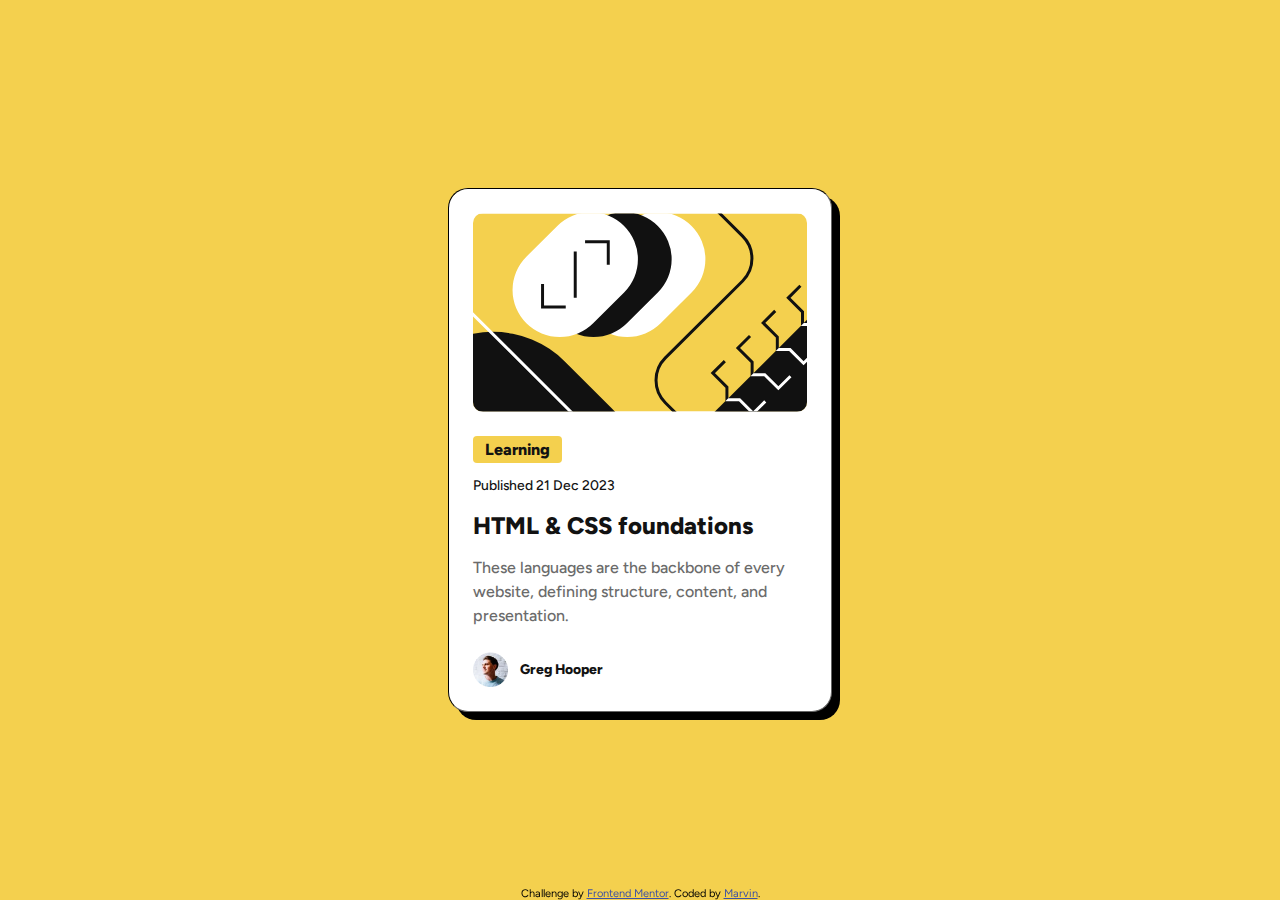
<file: frontendmentor/blog-preview-card-main/index.html>
<!DOCTYPE html>
<html lang="en">
<head>
  <meta charset="UTF-8">
  <meta name="viewport" content="width=device-width, initial-scale=1.0"> 
  <link rel="icon" type="image/png" sizes="32x32" href="./assets/images/favicon-32x32.png">
  <title>Frontend Mentor | Blog preview card</title>
  <link rel="preconnect" href="https://fonts.googleapis.com">
  <link rel="preconnect" href="https://fonts.gstatic.com" crossorigin>
  <link href="https://fonts.googleapis.com/css2?family=Figtree:ital,wght@0,500;1,500&display=swap" rel="stylesheet">
  <link rel="preconnect" href="https://fonts.googleapis.com">
  <link rel="preconnect" href="https://fonts.gstatic.com" crossorigin>
  <link href="https://fonts.googleapis.com/css2?family=Figtree:ital,wght@0,800;1,800&display=swap" rel="stylesheet">
  <link rel="stylesheet" href="./styel.css">
</head>
<body>
  <main>
    <div class="container">
      <picture class="card-thumbnail">
        <img class="card-icon" src="./assets/images/illustration-article.svg" alt="">
      </picture>
      <div class="card-action">
        <button class="card-btn">
          Learning
        </button>
        <p class="card-date">
          <time datetime="">
            Published 21 Dec 2023
          </time>
        </p>
      </div>
      <div class="card-details">
        <h1 class="card-header">
          HTML & CSS foundations
        </h1>
        <p class="card-text">
          These languages are the backbone of every website, defining structure, content, and presentation.
        </p>
      </div>
      <div class="card-avatar">
        <img src="./assets/images/image-avatar.webp" alt="avatar" width="35" height="35">
        <p class="card-avatar-name">
          Greg Hooper
        </p>
      </div>
    </div>
  </main>

  <footer class="footer">
    <div class="attribution">
      Challenge by <a href="https://www.frontendmentor.io?ref=challenge" target="_blank">Frontend Mentor</a>. 
      Coded by <a href="#">Marvin</a>.
    </div>
  </footer>

</body>
</html>
</file>
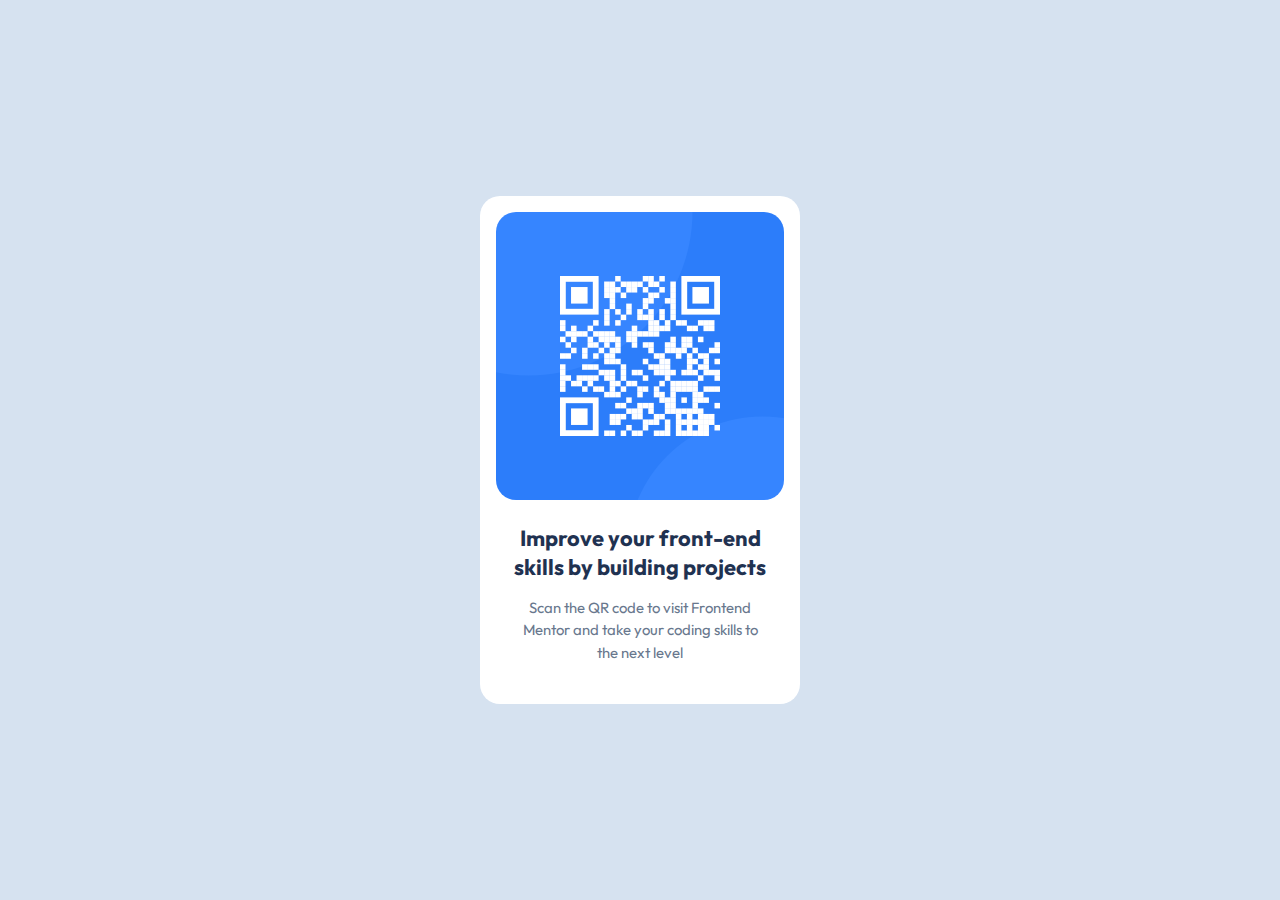
<file: frontendmentor/qr-code-component-main/index.html>
<!DOCTYPE html>
<html lang="en">
<head>
  <meta charset="UTF-8">
  <meta name="viewport" content="width=device-width, initial-scale=1.0"> <!-- displays site properly based on user's device -->

  <link rel="icon" type="image/png" sizes="32x32" href="./images/favicon-32x32.png">
  <link rel="preconnect" href="https://fonts.googleapis.com">
<link rel="preconnect" href="https://fonts.gstatic.com" crossorigin>
<link href="https://fonts.googleapis.com/css2?family=Outfit&display=swap" rel="stylesheet">
<link rel="preconnect" href="https://fonts.googleapis.com">
<link rel="preconnect" href="https://fonts.gstatic.com" crossorigin>
<link href="https://fonts.googleapis.com/css2?family=Outfit:wght@700&display=swap" rel="stylesheet">
  <link rel="stylesheet" href="style.css">
  
  <title>Frontend Mentor | QR code component</title>

</head>
<body>
  <main>
    <article class="container">
        <picture class="qr-icon">
          <img class="card-img" src="images/image-qr-code.png" alt="image-qr-code">
        </picture>
        <div class="qr-details">
          <h1 class="qr-heading">
            Improve your front-end skills by building projects
          </h1>
          <p class="qr-text">
            Scan the QR code to visit Frontend Mentor and take your coding skills to the next level
          </p>
        </div>
    </article>
  </main>
  <!-- <div class="attribution">
    Challenge by <a href="https://www.frontendmentor.io?ref=challenge" target="_blank">Frontend Mentor</a>. 
    Coded by <a href="#">marvin</a>. -->
  
  
</body>
</html>
</file>
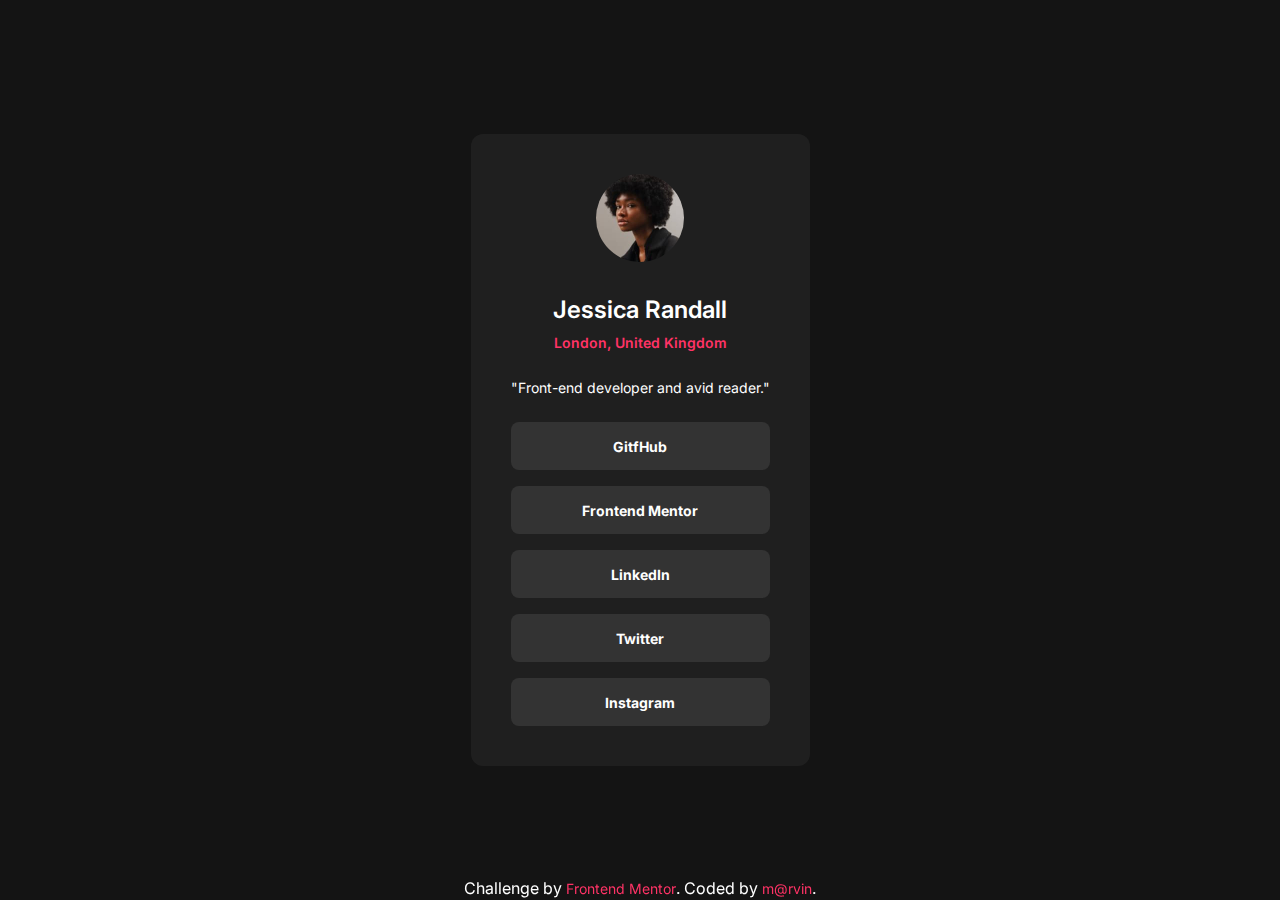
<file: frontendmentor/social-links-profile-main/index.html>
<!DOCTYPE html>
<html lang="en">
<head>
  <meta charset="UTF-8">
  <meta name="viewport" content="width=device-width, initial-scale=1.0"> <!-- displays site properly based on user's device -->

  <link rel="icon" type="image/png" sizes="32x32" href="./assets/images/favicon-32x32.png">
  <link rel="preconnect" href="https://fonts.googleapis.com">
<link rel="preconnect" href="https://fonts.gstatic.com" crossorigin>
<link href="https://fonts.googleapis.com/css2?family=Inter:ital,opsz@0,14..32;1,14..32&display=swap" rel="stylesheet">
<link rel="preconnect" href="https://fonts.googleapis.com">
<link rel="preconnect" href="https://fonts.gstatic.com" crossorigin>
<link href="https://fonts.googleapis.com/css2?family=Inter:ital,opsz,wght@0,14..32,600;1,14..32,600&display=swap" rel="stylesheet">
<link rel="preconnect" href="https://fonts.googleapis.com">
<link rel="preconnect" href="https://fonts.gstatic.com" crossorigin>
<link href="https://fonts.googleapis.com/css2?family=Inter:ital,opsz,wght@0,14..32,700;1,14..32,700&display=swap" rel="stylesheet">
  <link rel="stylesheet" href="./style.css">
  <title>Frontend Mentor | Social links profile</title>
</head>
<body>
  <main>
    <section class="container">
      <div class="card-container">
        <picture class="card-avatar">
          <img class="user-avatar" src="./assets/images/avatar-jessica.jpeg" alt="" height="88" width="88">
        </picture>
        <div class="user-details">
          <h1 class="user-name">
            Jessica Randall
          </h1>
          <p class="user-location">
            London, United Kingdom
          </p>
        </div>
        <p class="user-info">
          "Front-end developer and avid reader."
        </p>
        <div class="card-action">
          <ul class="card-links">
            <li class="user-social"><a class="user-links" href="#">GitfHub</a></li>
            <li class="user-social"><a class="user-links" href="#">Frontend Mentor</a></li>
            <li class="user-social"><a class="user-links" href="#">LinkedIn</a></li>
            <li class="user-social"><a class="user-links" href="#">Twitter</a></li>
            <li class="user-social"><a class="user-links" href="#">Instagram</a></li>
          </ul>
        </div>
      </div>
    </section>
  </main>

  <footer class="footer">
    <div class="attribution">
      Challenge by <a href="https://www.frontendmentor.io?ref=challenge" target="_blank">Frontend Mentor</a>. 
      Coded by <a href="#">m@rvin</a>.
    </div>
  </footer>
  
</body>
</html>
</file>
<file: frontendmentor/social-links-profile-main/style.css>
/* style gudie */

:root {

    /* colors */

    --clr-primary-400: #141414;
    --clr-secondary-200: #1F1F1F;

    --clr-neutral-900: #333;
    --clr-neutral-700: #FF3366;
    --clr-neutral-300: #C4F82A;
    --clr-neutral-100: #FFF;

    /* font family */

    --ff-accent: "inter";

    /* font size */

    --fs-24px: 1.5rem;
    --fs-14px: 0.875rem;

    /* font weight */
    --fw-700: 700;
    --fw-600: 600;
    --fw-400: 400;

    /* line-height */
    --lh-large: 1.5;

    /* spacing */

    --sp-40px: 2.5rem;
    --sp-24px: 1.5rem;
    --sp-16px: 1rem;
    --sp-12px: 0.75rem;
    --sp-8px: 0.5rem;
    --sp-4px: 0.25rem;
}

/* reset */

* {
    box-sizing: border-box;
    margin: 0;
}

html, body {
    height: 100%;
}

image, picture, svg {
    display: block;
    max-width: 100%;
}

ul, li, a {
    list-style: none;
    text-decoration: none;
    padding: 0;
}

/* utilities */

body {
    background-color: var(--clr-primary-400);
    font-family: var(--ff-accent);
    line-height: var(--lh-large);
    color: var(--clr-neutral-100);
        max-width: 100%;
        height: 100vh;
        display: flex;
        align-items: center;
        justify-content: center;
}

.container {
    background-color: var(--clr-secondary-200);
    border-radius: 0.75rem;
        display: flex;
        flex-direction: column;
        align-items: center;
        justify-content: center;
        padding: var(--sp-40px); 
}

.user-details {
    display: flex;
    flex-direction: column;
    align-items: center;
    justify-content: center;
    gap: 0.25rem;
    margin-block: var(--sp-24px);
}

.card-links {
    display: flex;
    flex-direction: column;
    gap: var(--sp-16px);
    margin-top: 1.5rem;
}

/* styles */

.card-avatar {
    text-align: center;
}

.user-avatar {
    border-radius: 50%;
}

.user-name {
    font-size: var(--fs-24px);
    font-weight: var(--fw-600);
    line-height: var(--lh-large);
    text-align: center;
}

.user-location {
    font-size: var(--fs-14px);
    font-weight: var(--fw-600);
    line-height: var(--lh-large);
    color: var(--clr-neutral-700);
    text-align: center;
}

.user-info {
    font-size: var(--fs-14px);
    font-weight: var(--fw-400);
    line-height: var(--lh-large);
    text-align: center;
}

.user-social {
    background-color: var(--clr-neutral-900);
    text-align: center;
    border-radius: 0.5rem;
    padding-inline: var(--sp-12px);
    padding-block: var(--sp-12px);

}

.user-links {
    font-size: var(--fs-14px);
    font-weight: var(--fw-700);
    line-height: var(--lh-large);
    color: var(--clr-neutral-100);
}

.footer {
    position: fixed;
    text-align: center;
    bottom: 0;
}

a {
    font-size: var(--fs-14px);
    font-weight: var(--fw-400);
    line-height: var(--lh-large);
    color: var(--clr-neutral-700);
}

/* hover states */
.container:hover {
    box-shadow: 3px 3px 10px -3px var(--clr-neutral-700);
    cursor: pointer;
}

.user-social:hover {
    background-color: var(--clr-neutral-700);
}
</file>
<file: frontendmentor/blog-preview-card-main/styel.css>
/* reset */

* {
    box-sizing: border-box;
    font-family: "figtree", sans-serif;
}

body  {
    background-color: var(--clr-backround);
    max-width: 100%;
    height: 100vh;
    margin: 0;
    display: flex;
    justify-content: center;
    align-items: center;
}

img, picture, svg {
    display: block;
    max-width: 100%;
}

/* style guide */

:root {
    /* colors backround */
    --clr-backround: #f4d04e;
    --clr-card-backround: #fff;

    /* colors text */
    --clr-header-950: #121212;
    --clr-text-500: #6b6b6b;
    --clr-date-950: #121212;
    --clr-avatar-950: #121212;
    --clr-button-950: #121212;

    /* font size */
    --fs-header-24px: 1.5rem;
    --fs-text-16px: 1rem;
    --fs-date-14px: 0.87rem;
    --fs-avatar-14px: 0.87rem;
    --fs-button-14px: 1rem;

    /* font weight */
    --fw-header-xb: 800;
    --fw-text-n: 500;
    --fw-date-n: 500;
    --fw-avatar-xb: 800;
    --fw-button-xb: 800;

    /* spacing */
    --sp-24px: 24px;
    --sp-12px: 12px;
    --sp-8px: 8px;
    --sp-4px: 4px;

    /* line height % */
    --lh-lg: 1.5;

}

/* utilities */

.container {
    background-color: var(--clr-card-backround);
    box-shadow: 8px 8px black;
    border-radius: 20px;
    border: inset 1px #121212;
    max-width: 384px;
    margin-inline: auto;
    padding: var(--sp-24px);
        display: flex;
        flex-direction: column;
}

.card-action {
    display: flex;
    flex-direction: column;
    align-items: start;
    padding-top: var(--sp-24px);
}

.card-details {
    display: flex;
    flex-direction: column;
    align-items: start;
}

.card-avatar {
    display: flex;
    justify-content: start;
    align-items: center;
    gap: var(--sp-12px);
}

/* styles */

.card-icon {
    border-radius: 10px;
}

.card-btn {
    background-color: var(--clr-backround);
    font-size: var(--fs-button-14px);
    font-weight: var(--fw-button-xb);
    color: var(--clr-button-950);
    border: none;
    border-radius: 4px;
    padding: 4px 12px;
}

.card-date {
    font-size: var(--fs-date-14px);
    font-weight: var(--fw-date-n);
    line-height: var(--lh-lg);
    color: var(--clr-date-950);
    padding-top:var(--sp-12px);
    margin: 0;
}

.card-header {
    font-size: var(--fs-header-24px);
    font-weight: var(--fw-header-xb);
    line-height: var(--lh-lg);
    color: var(--clr-header-950);
    padding-top: var(--sp-12px);
    margin: 0;
}

.card-text {
    font-size: var(--fs-text-16px);
    font-weight: var(--fw-text-n);
    line-height: var(--lh-lg);
    color: var(--clr-text-500);
    padding-top: var(--sp-12px);
    margin: 0;
}

.card-avatar {
    padding-top: var(--sp-24px);
}

.card-avatar-name {
    font-size: var(--fs-avatar-14px);
    font-weight: var(--fw-avatar-xb);
    line-height: var(--lh-lg);
    color: var(--clr-avatar-950);
    margin: 0;
}

.footer {
    position: fixed;
    bottom: 0px;

} 

.attribution { 
    font-size: 11px; text-align: center;
}

.attribution a { 
    color: hsl(228, 45%, 44%); 
}

/* actions */

.container .card-details .card-header:hover {
        color: var(--clr-backround);
}

.card-btn:hover{
    background-color: var(--clr-avatar-950);
    color: var(--clr-backround);
}

.container:hover {
    cursor: pointer;
}

@media (width <= 357) {
    .container {
        max-width: 327px;
    }
}
</file>
<file: frontendmentor/qr-code-component-main/style.css>
/* reset */

 * {
    box-sizing: border-box;
    margin: 0;
}

body > * {
    font-family: "Outfit", serif;
 }

 img, picture, svg {
    display: block;
    max-width: 100%;
 }

 p, h1, h2 {
    overflow-wrap: break-word;
 }

/* design system */

:root {
    --clr-background: #d6e2f0;
    --clr-card-background:#fff;

    --clr-heading: #1f3251;
    --clr-text-p: #68778d;

    --fw-heading: 700;
    --fw-text-p: 400;

    --fs-heading: 1.37rem;
    --fs-text-p: 0.93rem;

    --lh-heading: 1.3;
    --lh-text-p: 1.5;
}


/* utilities */

.container {
    background-color: var(--clr-card-background);
    border-radius: 20px;
    padding: 16px 16px 40px;
    max-width: 320px;
    margin: auto;
        display: flex;
        flex-direction: column;
        gap: 24px;
    }
    
    .qr-details {
        display: flex;
        flex-direction: column;
        gap: 16px;
        padding-inline: 16px;
    }
    
    body {
        background-color: var(--clr-background);
        height: 100vh;
        display: flex;
        justify-content: center;
        align-items: center;
    }
    
    /* styles */
    
.card-img {
    border-radius: 20px;

}

.qr-heading {
    font-size: var(--fs-heading);
    font-weight: var(--fw-heading);
    line-height: var(--lh-heading);
    text-align: center;
    color: var(--clr-heading);
}

.qr-text {
    font-size: var(--fs-text-p);
    font-weight: var(--fw-text-p);
    line-height: var(--lh-text-p);
    text-align: center;
    color: var(--clr-text-p);
}

/* mobile */

@media (max-width: 375px) {
    .container {
        max-width: 90%;  /* Make it more flexible */
        padding: 16px;   /* Adjust padding for smaller screens */
    }

    .qr-heading {
        font-size: 1.2rem;  /* Slightly smaller heading */
    }

    .qr-text {
        font-size: 0.85rem;  /* Reduce text size for readability */
    }
}
</file>
